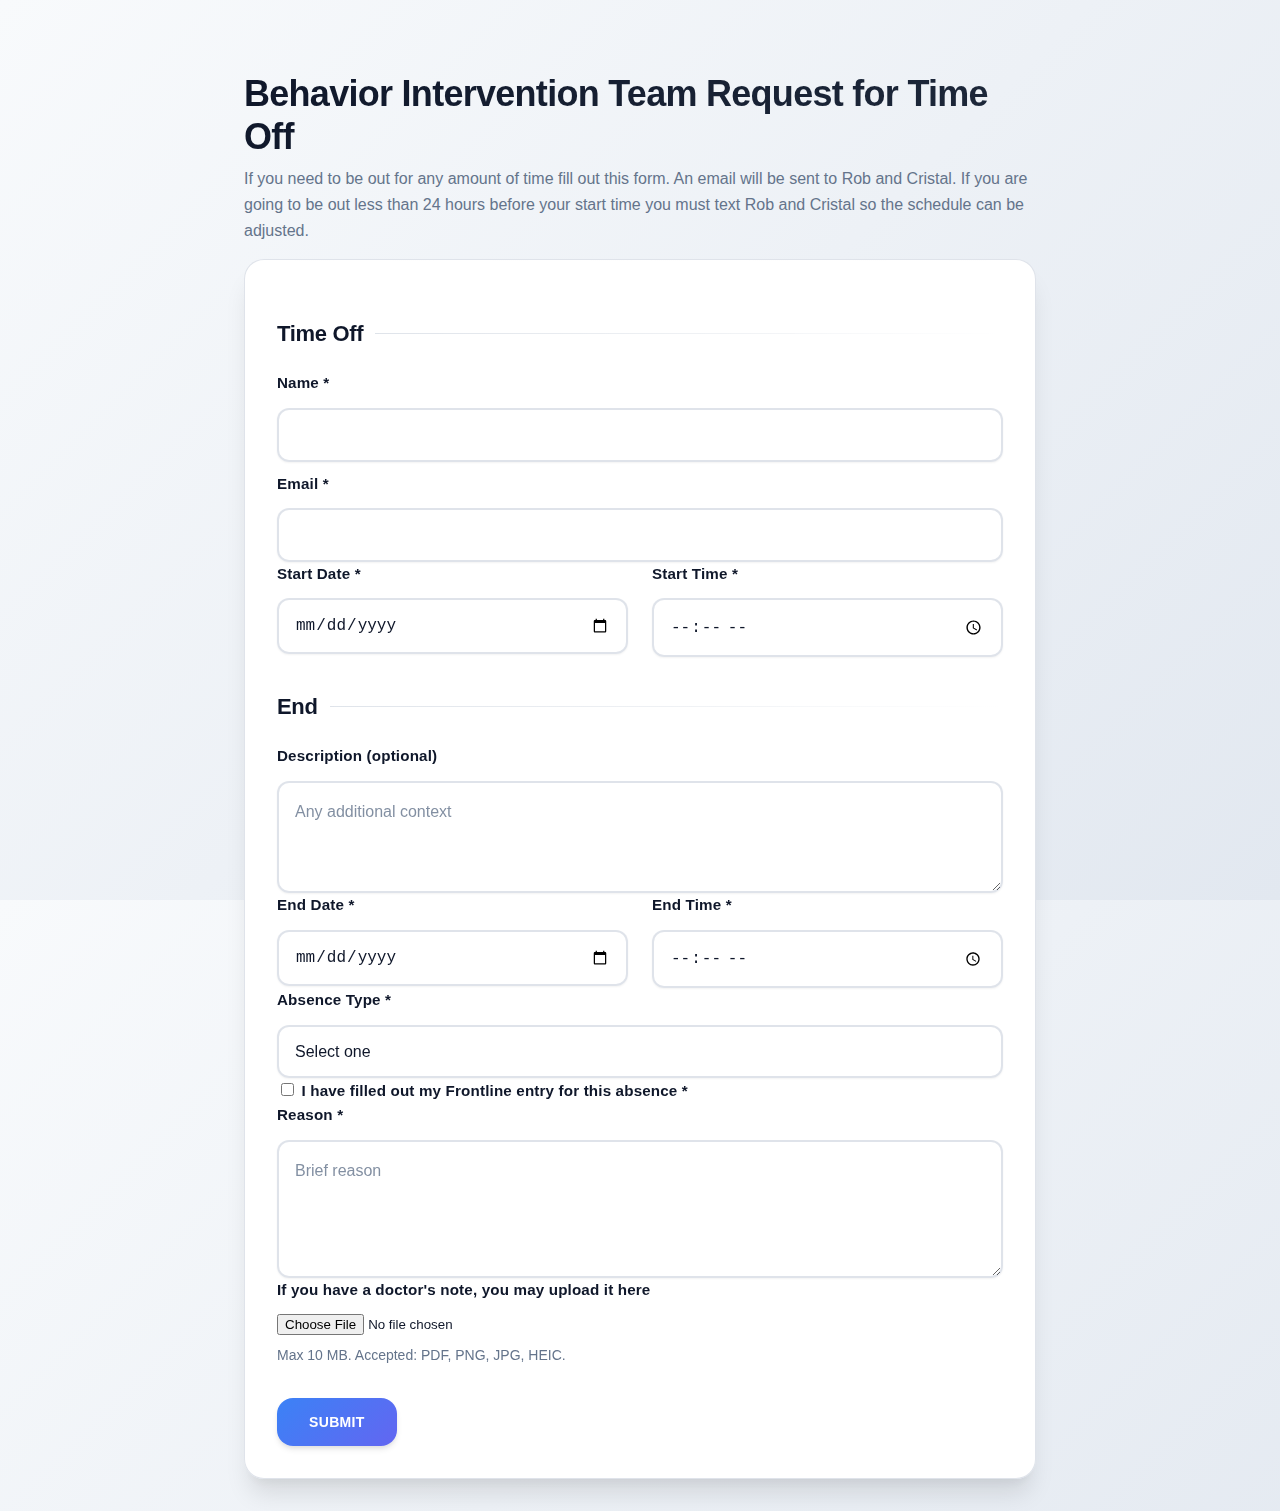
<file: index.html>
<!doctype html>
<html lang="en">
  <head>
    <meta charset="utf-8" />
    <meta name="viewport" content="width=device-width, initial-scale=1" />
    <title>Behavior Intervention Team - Time Off Request</title>
    <link rel="preconnect" href="https://fonts.googleapis.com" />
    <link rel="preconnect" href="https://fonts.gstatic.com" crossorigin />
    <link href="https://fonts.googleapis.com/css2?family=Inter:wght@400;500;600;700&display=swap" rel="stylesheet" />
    <link rel="stylesheet" href="styles.css" />
  </head>
  <body>
    <main class="container" role="main">
      <h1 class="title">Behavior Intervention Team Request for Time Off</h1>
      <p class="description">
        If you need to be out for any amount of time fill out this form. An email will be sent to Rob and Cristal. If you are going to be out less than 24 hours before your start time you must text Rob and Cristal so the schedule can be adjusted.
      </p>

      <form id="timeOffForm" method="POST" enctype="multipart/form-data" novalidate>
        <input type="hidden" name="formName" value="Behavior Intervention Team - Time Off" />
        <div class="visually-hidden" aria-hidden="true">
          <label for="website">Website</label>
          <input id="website" name="website" type="text" tabindex="-1" autocomplete="off" />
        </div>

        <section aria-labelledby="section-time-off">
          <h2 id="section-time-off">Time Off</h2>

          <div class="field">
            <label for="name">Name<span aria-hidden="true"> *</span></label>
            <input id="name" name="name" type="text" required aria-required="true" autocomplete="name" />
            <p class="hint" id="name-hint"></p>
          </div>

          <div class="field">
            <label for="email">Email<span aria-hidden="true"> *</span></label>
            <input id="email" name="email" type="email" required aria-required="true" autocomplete="email" />
          </div>

          <div class="grid">
            <div class="field">
              <label for="startDate">Start Date<span aria-hidden="true"> *</span></label>
              <input id="startDate" name="startDate" type="date" required aria-required="true" />
            </div>
            <div class="field">
              <label for="startTime">Start Time<span aria-hidden="true"> *</span></label>
              <input id="startTime" name="startTime" type="time" required aria-required="true" />
            </div>
          </div>
        </section>

        <section aria-labelledby="section-end">
          <h2 id="section-end">End</h2>

          <div class="field">
            <label for="description">Description (optional)</label>
            <textarea id="description" name="description" rows="3" placeholder="Any additional context"></textarea>
          </div>

          <div class="grid">
            <div class="field">
              <label for="endDate">End Date<span aria-hidden="true"> *</span></label>
              <input id="endDate" name="endDate" type="date" required aria-required="true" />
            </div>
            <div class="field">
              <label for="endTime">End Time<span aria-hidden="true"> *</span></label>
              <input id="endTime" name="endTime" type="time" required aria-required="true" />
            </div>
          </div>

          <div class="field">
            <label for="absenceType">Absence Type<span aria-hidden="true"> *</span></label>
            <select id="absenceType" name="absenceType" required aria-required="true">
              <option value="" disabled selected>Select one</option>
              <option value="Sick Leave (for yourself)">Sick Leave (for yourself)</option>
              <option value="Personal Necessity (for someone else)">Personal Necessity (for someone else)</option>
              <option value="Bereavement">Bereavement</option>
              <option value="Jury Duty">Jury Duty</option>
              <option value="Industrial Accident">Industrial Accident</option>
              <option value="Vacation">Vacation</option>
              <option value="School Business">School Business</option>
              <option value="Association Leave">Association Leave</option>
              <option value="PN - Urgent Personal Business">PN - Urgent Personal Business</option>
              <option value="Personal Day without Pay">Personal Day without Pay</option>
              <option value="Personal Urgent">Personal Urgent</option>
              <option value="FMLA">FMLA</option>
              <option value="Flex">Flex</option>
            </select>
          </div>

          <div class="field">
            <div class="checkbox-field">
              <input id="frontlineEntry" name="frontlineEntry" type="checkbox" required aria-required="true" />
              <label for="frontlineEntry">I have filled out my Frontline entry for this absence<span aria-hidden="true"> *</span></label>
            </div>
          </div>

          <div class="field">
            <label for="reason">Reason<span aria-hidden="true"> *</span></label>
            <textarea id="reason" name="reason" rows="4" required aria-required="true" placeholder="Brief reason"></textarea>
          </div>

          <div class="field">
            <label for="doctorNote">If you have a doctor's note, you may upload it here</label>
            <input id="doctorNote" name="doctorNote" type="file" accept=".pdf,.png,.jpg,.jpeg,.heic,.heif" />
            <p class="hint">Max 10 MB. Accepted: PDF, PNG, JPG, HEIC.</p>
          </div>
        </section>

        <div class="actions">
          <button id="submitBtn" type="submit">Submit</button>
          <div id="status" role="status" aria-live="polite" class="status"></div>
        </div>

        <input type="hidden" id="formSecret" name="formSecret" />
      </form>

      <iframe title="hidden submission target" id="hidden_iframe" name="hidden_iframe" class="hidden-iframe" aria-hidden="true"></iframe>
    </main>

    <script src="script.js"></script>
  </body>
  </html>
</file>
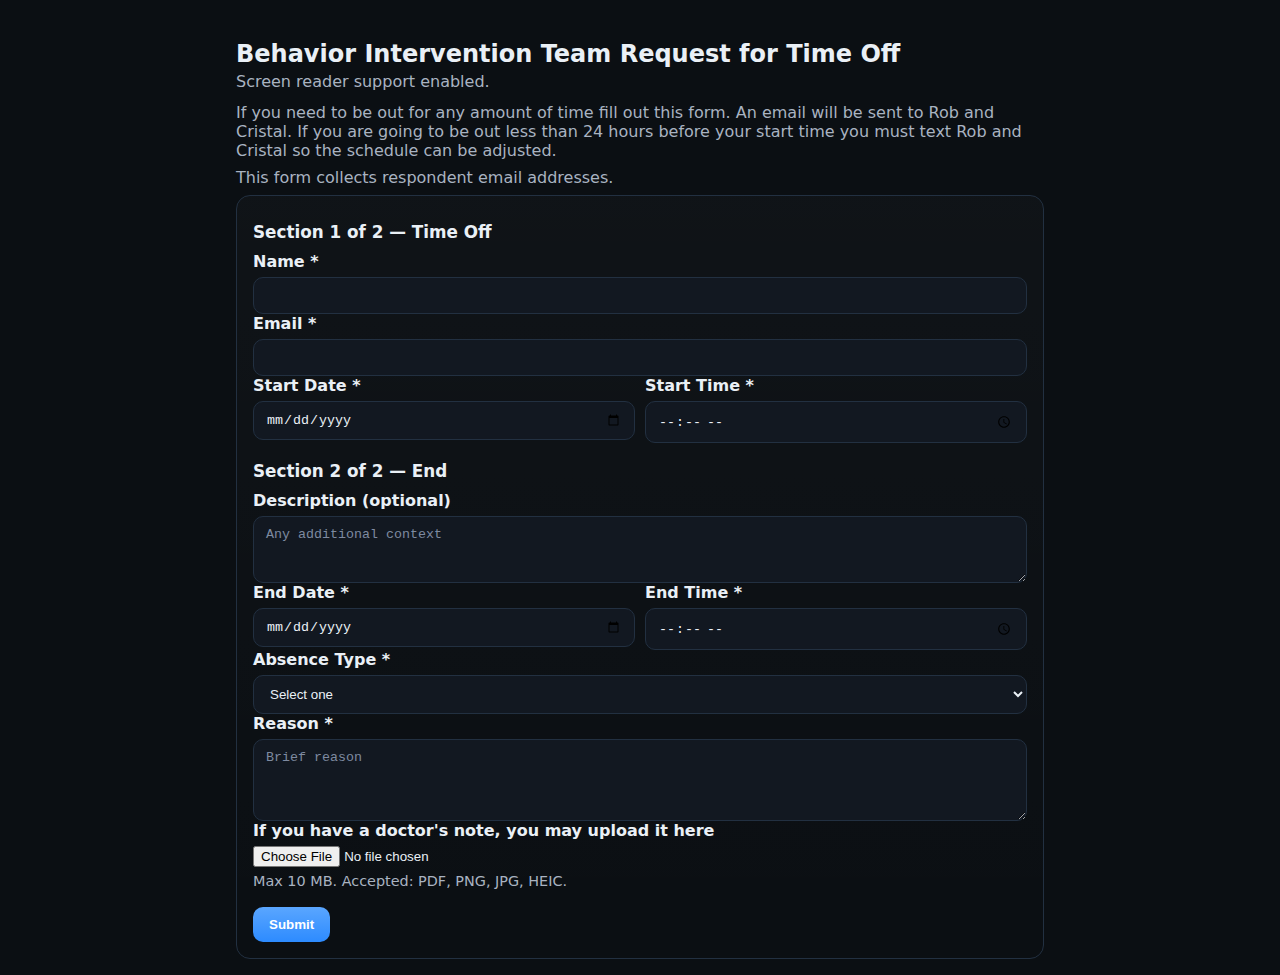
<file: apps_script/Index.html>
<!DOCTYPE html>
<html>
  <head>
    <base target="_top">
    <meta name="viewport" content="width=device-width, initial-scale=1" />
    <title>Behavior Intervention Team - Time Off Request</title>
    <style>
      :root { --bg:#0b0f13; --panel:#121821; --text:#eaf0f6; --muted:#a9b3c1; --primary:#5aa6ff; --primary-strong:#2d8bff; --border:#223041; --success:#34d399; --error:#ef4444; }
      *{box-sizing:border-box} html,body{height:100%} body{margin:0;font-family:Inter,system-ui,-apple-system,Segoe UI,Roboto,Ubuntu,'Helvetica Neue',Arial,'Noto Sans';color:var(--text);background:var(--bg)}
      .container{max-width:840px;margin:24px auto;padding:16px}
      .title{font-size:1.5rem;margin:0 0 4px} .subtitle{color:var(--muted);margin:0 0 12px} .description,.note{color:var(--muted);margin:0 0 8px}
      form{background:linear-gradient(180deg,rgba(255,255,255,0.02),rgba(255,255,255,0));border:1px solid var(--border);border-radius:14px;padding:16px}
      section{margin:10px 0 18px} section h2{font-size:1.05rem;margin:0 0 10px}
      .grid{display:grid;grid-template-columns:1fr;gap:10px} @media (min-width:640px){.grid{grid-template-columns:1fr 1fr}}
      .field{display:flex;flex-direction:column;gap:6px} .field label{font-weight:600}
      .hint{color:var(--muted);margin:0;font-size:.9rem}
      input[type=text],input[type=email],input[type=date],input[type=time],select,textarea{width:100%;padding:10px 12px;color:var(--text);background:var(--panel);border:1px solid var(--border);border-radius:10px;outline:none}
      input::placeholder,textarea::placeholder{color:#7e8aa0} textarea{resize:vertical}
      input:focus,select:focus,textarea:focus{border-color:var(--primary);box-shadow:0 0 0 3px rgba(90,166,255,.2)}
      .actions{display:flex;align-items:center;gap:12px;margin-top:12px}
      button{background:linear-gradient(180deg,var(--primary),var(--primary-strong));color:#fff;border:none;border-radius:10px;padding:10px 16px;font-weight:600;cursor:pointer}
      .status{color:var(--muted);min-height:1.2em}
      .visually-hidden{position:absolute!important;height:1px;width:1px;overflow:hidden;clip:rect(1px,1px,1px,1px);white-space:nowrap}
    </style>
  </head>
  <body>
    <main class="container" role="main">
      <h1 class="title">Behavior Intervention Team Request for Time Off</h1>
      <p class="subtitle">Screen reader support enabled.</p>
      <p class="description">If you need to be out for any amount of time fill out this form. An email will be sent to Rob and Cristal. If you are going to be out less than 24 hours before your start time you must text Rob and Cristal so the schedule can be adjusted.</p>
      <p class="note">This form collects respondent email addresses.</p>

      <form method="post" enctype="multipart/form-data" action="<?= actionUrl ?>">
        <input type="hidden" name="formName" value="<?= formName ?>" />
        <input type="hidden" name="formSecret" value="<?= formSecret ?>" />
        <input type="hidden" name="__embedded" value="1" />

        <div class="visually-hidden" aria-hidden="true">
          <label for="website">Website</label>
          <input id="website" name="website" type="text" tabindex="-1" autocomplete="off" />
        </div>

        <section aria-labelledby="section-time-off">
          <h2 id="section-time-off">Section 1 of 2 — Time Off</h2>
          <div class="field">
            <label for="name">Name<span aria-hidden="true"> *</span></label>
            <input id="name" name="name" type="text" required autocomplete="name" />
          </div>
          <div class="field">
            <label for="email">Email<span aria-hidden="true"> *</span></label>
            <input id="email" name="email" type="email" required autocomplete="email" />
          </div>
          <div class="grid">
            <div class="field">
              <label for="startDate">Start Date<span aria-hidden="true"> *</span></label>
              <input id="startDate" name="startDate" type="date" required />
            </div>
            <div class="field">
              <label for="startTime">Start Time<span aria-hidden="true"> *</span></label>
              <input id="startTime" name="startTime" type="time" required />
            </div>
          </div>
        </section>

        <section aria-labelledby="section-end">
          <h2 id="section-end">Section 2 of 2 — End</h2>
          <div class="field">
            <label for="description">Description (optional)</label>
            <textarea id="description" name="description" rows="3" placeholder="Any additional context"></textarea>
          </div>
          <div class="grid">
            <div class="field">
              <label for="endDate">End Date<span aria-hidden="true"> *</span></label>
              <input id="endDate" name="endDate" type="date" required />
            </div>
            <div class="field">
              <label for="endTime">End Time<span aria-hidden="true"> *</span></label>
              <input id="endTime" name="endTime" type="time" required />
            </div>
          </div>
          <div class="field">
            <label for="absenceType">Absence Type<span aria-hidden="true"> *</span></label>
            <select id="absenceType" name="absenceType" required>
              <option value="" disabled selected>Select one</option>
              <option value="Sick Leave (for yourself)">Sick Leave (for yourself)</option>
              <option value="Personal Necessity (for someone else)">Personal Necessity (for someone else)</option>
              <option value="Bereavement">Bereavement</option>
              <option value="Jury Duty">Jury Duty</option>
              <option value="Industrial Accident">Industrial Accident</option>
              <option value="Vacation">Vacation</option>
              <option value="School Business">School Business</option>
              <option value="Association Leave">Association Leave</option>
              <option value="PN - Urgent Personal Business">PN - Urgent Personal Business</option>
              <option value="Personal Day without Pay">Personal Day without Pay</option>
              <option value="Personal Urgent">Personal Urgent</option>
              <option value="FMLA">FMLA</option>
              <option value="Flex">Flex</option>
            </select>
          </div>
          <div class="field">
            <label for="reason">Reason<span aria-hidden="true"> *</span></label>
            <textarea id="reason" name="reason" rows="4" required placeholder="Brief reason"></textarea>
          </div>
          <div class="field">
            <label for="doctorNote">If you have a doctor's note, you may upload it here</label>
            <input id="doctorNote" name="doctorNote" type="file" accept=".pdf,.png,.jpg,.jpeg,.heic,.heif" />
            <p class="hint">Max 10 MB. Accepted: PDF, PNG, JPG, HEIC.</p>
          </div>
        </section>

        <div class="actions">
          <button type="submit">Submit</button>
          <div class="status" aria-live="polite">&nbsp;</div>
        </div>
      </form>
    </main>
  </body>
  </html>
</file>
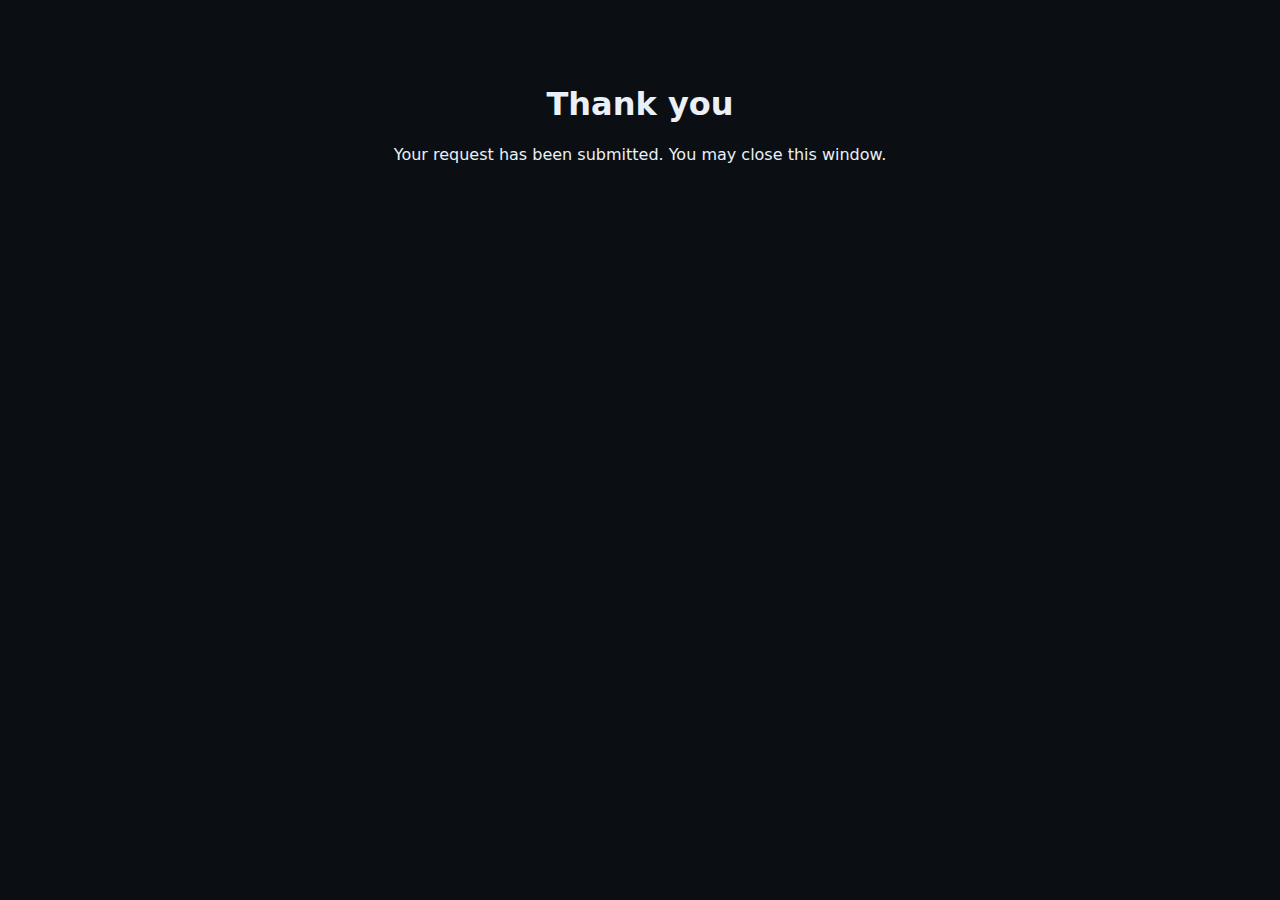
<file: apps_script/Success.html>
<!DOCTYPE html>
<html>
  <head>
    <base target="_top">
    <meta name="viewport" content="width=device-width, initial-scale=1" />
    <title>Submitted</title>
    <style>
      body { margin: 0; font-family: Inter, system-ui, -apple-system, Segoe UI, Roboto, Ubuntu, 'Helvetica Neue', Arial; background: #0b0f13; color: #eaf0f6; }
      .wrap { max-width: 700px; margin: 40px auto; padding: 24px; text-align: center; }
      a { color: #5aa6ff; text-decoration: none; }
    </style>
  </head>
  <body>
    <div class="wrap">
      <h1>Thank you</h1>
      <p>Your request has been submitted. You may close this window.</p>
    </div>
  </body>
  </html>
</file>
<file: styles.css>
:root {
  --bg: linear-gradient(135deg, #f8fafc 0%, #e2e8f0 100%);
  --panel: rgba(255, 255, 255, 0.98);
  --text: #0f172a;
  --text-light: #1e293b;
  --muted: #64748b;
  --primary: linear-gradient(135deg, #3b82f6 0%, #6366f1 100%);
  --primary-hover: linear-gradient(135deg, #2563eb 0%, #4f46e5 100%);
  --border: rgba(148, 163, 184, 0.3);
  --border-focus: rgba(59, 130, 246, 0.5);
  --success: #059669;
  --error: #dc2626;
  --shadow-sm: 0 1px 2px 0 rgba(0, 0, 0, 0.05);
  --shadow-md: 0 4px 6px -1px rgba(0, 0, 0, 0.1), 0 2px 4px -1px rgba(0, 0, 0, 0.06);
  --shadow-lg: 0 10px 15px -3px rgba(0, 0, 0, 0.1), 0 4px 6px -2px rgba(0, 0, 0, 0.05);
  --shadow-xl: 0 20px 25px -5px rgba(0, 0, 0, 0.1), 0 10px 10px -5px rgba(0, 0, 0, 0.04);
}

/* Force light mode - override any dark mode preferences */
@media (prefers-color-scheme: dark) {
  :root {
    --bg: linear-gradient(135deg, #f8fafc 0%, #e2e8f0 100%) !important;
    --panel: rgba(255, 255, 255, 0.98) !important;
    --text: #0f172a !important;
    --muted: #64748b !important;
    --border: rgba(148, 163, 184, 0.3) !important;
  }
}

* { 
  box-sizing: border-box; 
}

html, body { 
  height: 100%; 
  scroll-behavior: smooth;
}

body {
  margin: 0;
  font-family: -apple-system, BlinkMacSystemFont, 'Segoe UI', 'Roboto', 'Oxygen', 'Ubuntu', 'Cantarell', sans-serif;
  font-size: 16px;
  line-height: 1.6;
  font-weight: 400;
  color: var(--text) !important;
  background: var(--bg) !important;
  min-height: 100vh;
  -webkit-font-smoothing: antialiased;
  -moz-osx-font-smoothing: grayscale;
  -webkit-text-size-adjust: 100%;
  -webkit-tap-highlight-color: transparent;
}

.container {
  max-width: 840px;
  margin: 0 auto;
  padding: 16px;
  min-height: 100vh;
  display: flex;
  flex-direction: column;
  justify-content: center;
}

/* Mobile-first responsive breakpoints */
@media (min-width: 480px) {
  .container {
    padding: 20px;
    margin: 20px auto;
    min-height: auto;
  }
}

@media (min-width: 768px) {
  .container {
    padding: 32px 24px;
    margin: 40px auto;
  }
}

.title { 
  font-size: 1.75rem; 
  font-weight: 700; 
  margin: 0 0 8px; 
  color: var(--text);
  letter-spacing: -0.02em;
  text-align: center;
  line-height: 1.2;
}

.subtitle { 
  color: var(--muted); 
  margin: 0 0 20px; 
  font-size: 1rem;
  font-weight: 500;
  text-align: center;
  line-height: 1.5;
}

.description, .note { 
  color: var(--muted); 
  margin: 0 0 16px; 
  font-size: 0.95rem;
  line-height: 1.6;
  text-align: center;
}

/* Desktop typography improvements */
@media (min-width: 768px) {
  .title { 
    font-size: 2.25rem;
    background: linear-gradient(135deg, var(--text) 0%, var(--text-light) 100%);
    -webkit-background-clip: text;
    -webkit-text-fill-color: transparent;
    background-clip: text;
    text-align: left;
  }
  
  .subtitle { 
    font-size: 1.1rem;
    text-align: left;
  }
  
  .description, .note { 
    font-size: 1rem;
    text-align: left;
  }
}

form {
  background: var(--panel) !important;
  backdrop-filter: blur(10px);
  -webkit-backdrop-filter: blur(10px);
  border: 1.5px solid var(--border) !important;
  border-radius: 16px;
  padding: 20px;
  box-shadow: var(--shadow-lg);
  position: relative;
  overflow: hidden;
  width: 100%;
  margin: 0;
}

form::before {
  content: '';
  position: absolute;
  top: 0;
  left: 0;
  right: 0;
  height: 1px;
  background: linear-gradient(90deg, transparent, rgba(255, 255, 255, 0.6), transparent);
}

/* Enhanced mobile form styling */
@media (min-width: 480px) {
  form {
    padding: 24px;
    border-radius: 18px;
  }
}

@media (min-width: 768px) {
  form {
    padding: 32px;
    border-radius: 20px;
    backdrop-filter: blur(20px);
    -webkit-backdrop-filter: blur(20px);
    box-shadow: var(--shadow-xl);
  }
  
  form::before {
    background: linear-gradient(90deg, transparent, rgba(255, 255, 255, 0.8), transparent);
  }
}

section { 
  margin: 20px 0 24px; 
  position: relative;
}

section h2 { 
  font-size: 1.25rem; 
  margin: 0 0 16px; 
  color: var(--text); 
  font-weight: 700; 
  letter-spacing: -0.01em;
  text-align: center;
}

/* Desktop section styling */
@media (min-width: 768px) {
  section { 
    margin: 24px 0 32px; 
  }
  
  section h2 { 
    font-size: 1.375rem; 
    margin: 0 0 20px; 
    letter-spacing: -0.015em;
    display: flex;
    align-items: center;
    gap: 12px;
    text-align: left;
  }

  section h2::after {
    content: '';
    flex: 1;
    height: 1px;
    background: linear-gradient(90deg, var(--border), transparent);
  }
}

.grid { 
  display: grid; 
  grid-template-columns: 1fr; 
  gap: 16px; 
}

@media (min-width: 640px) { 
  .grid { 
    grid-template-columns: 1fr 1fr; 
    gap: 20px; 
  } 
}

@media (min-width: 768px) { 
  .grid { 
    gap: 24px; 
  } 
}

.field { 
  display: flex; 
  flex-direction: column; 
  gap: 10px; 
  position: relative;
}

.field label { 
  font-weight: 600; 
  color: var(--text); 
  font-size: 0.95rem;
  letter-spacing: 0.01em;
  margin-bottom: 2px;
}

.hint { 
  color: var(--muted); 
  margin: 0; 
  font-size: 0.875rem; 
  line-height: 1.5;
}

input[type="text"], input[type="email"], input[type="date"], input[type="time"], select, textarea {
  width: 100%;
  padding: 16px;
  color: var(--text) !important;
  background: var(--panel) !important;
  border: 2px solid var(--border) !important;
  border-radius: 12px;
  outline: none;
  transition: all 0.2s ease;
  font-size: 16px; /* Prevents zoom on iOS */
  font-weight: 500;
  box-shadow: var(--shadow-sm);
  position: relative;
  min-height: 44px; /* iOS recommended touch target */
  -webkit-appearance: none;
  appearance: none;
}

input::placeholder, textarea::placeholder { 
  color: var(--muted); 
  opacity: 0.8; 
  font-weight: 400;
}

textarea { 
  resize: vertical; 
  min-height: 120px; 
  line-height: 1.6;
  font-family: inherit;
}

@media (min-width: 768px) {
  textarea { 
    min-height: 100px; 
  }
}

input:focus, select:focus, textarea:focus {
  border-color: var(--border-focus) !important;
  box-shadow: 0 0 0 4px var(--border-focus), var(--shadow-md);
  transform: translateY(-1px);
}

input:hover, select:hover, textarea:hover {
  border-color: var(--border-focus);
  box-shadow: var(--shadow-md);
}

.actions {
  display: flex;
  flex-direction: column;
  align-items: stretch;
  gap: 16px;
  margin-top: 24px;
  padding-top: 16px;
  border-top: 1px solid var(--border);
}

@media (min-width: 768px) {
  .actions {
    flex-direction: row;
    align-items: center;
    gap: 20px;
    margin-top: 32px;
    padding-top: 0;
    border-top: none;
  }
}

button {
  background: var(--primary);
  color: white;
  border: none;
  border-radius: 12px;
  padding: 18px 24px;
  font-weight: 700;
  font-size: 16px;
  cursor: pointer;
  box-shadow: var(--shadow-md);
  transition: all 0.2s ease;
  position: relative;
  overflow: hidden;
  letter-spacing: 0.01em;
  width: 100%;
  min-height: 56px; /* Large touch target for mobile */
  display: flex;
  align-items: center;
  justify-content: center;
  -webkit-tap-highlight-color: transparent;
}

button::before {
  content: '';
  position: absolute;
  top: 0;
  left: -100%;
  width: 100%;
  height: 100%;
  background: linear-gradient(90deg, transparent, rgba(255, 255, 255, 0.2), transparent);
  transition: left 0.6s;
}

button:hover {
  background: var(--primary-hover);
  box-shadow: var(--shadow-lg);
  transform: translateY(-1px);
}

button:active {
  transform: translateY(1px);
  box-shadow: var(--shadow-sm);
}

button:hover::before {
  left: 100%;
}

/* Desktop button styling */
@media (min-width: 768px) {
  button {
    width: auto;
    padding: 16px 32px;
    border-radius: 16px;
    font-size: 0.875rem;
    text-transform: uppercase;
    letter-spacing: 0.025em;
    min-height: auto;
  }
  
  button:hover {
    box-shadow: var(--shadow-xl);
    transform: translateY(-2px);
  }
}

button:disabled {
  opacity: 0.5;
  cursor: not-allowed;
  transform: none;
  box-shadow: var(--shadow-sm);
}

button:disabled::before {
  display: none;
}

.status {
  color: var(--muted);
  min-height: 1.2em;
  font-size: 0.9rem;
  margin-left: auto;
  font-weight: 500;
  display: flex;
  align-items: center;
  gap: 8px;
  transition: all 0.3s ease;
  white-space: pre-line;
  text-align: right;
  line-height: 1.5;
}

@media (max-width: 767px) {
  .status {
    margin-left: 0;
    text-align: center;
    margin-top: 12px;
  }
}

.status.success { 
  color: var(--success); 
  font-weight: 600; 
  animation: slideInSuccess 0.5s ease-out;
  background: rgba(5, 150, 105, 0.1);
  padding: 16px;
  border-radius: 12px;
  border: 1px solid rgba(5, 150, 105, 0.2);
  font-size: 0.95rem;
  box-shadow: var(--shadow-sm);
}

@media (max-width: 767px) {
  .status.success {
    padding: 20px 16px;
    font-size: 0.9rem;
    margin-top: 16px;
  }
}

.status.error { 
  color: var(--error); 
  font-weight: 600; 
  animation: slideInError 0.5s ease-out;
}

@keyframes slideInSuccess {
  from {
    opacity: 0;
    transform: translateX(20px);
  }
  to {
    opacity: 1;
    transform: translateX(0);
  }
}

@keyframes slideInError {
  from {
    opacity: 0;
    transform: translateX(20px) scale(0.95);
  }
  to {
    opacity: 1;
    transform: translateX(0) scale(1);
  }
}

/* Add fade-in animation for the entire form */
form {
  animation: fadeInUp 0.8s cubic-bezier(0.4, 0, 0.2, 1);
}

@keyframes fadeInUp {
  from {
    opacity: 0;
    transform: translateY(40px);
  }
  to {
    opacity: 1;
    transform: translateY(0);
  }
}

/* Add stagger animation for form fields - disabled on mobile for performance */
@media (min-width: 768px) {
  .field {
    animation: fadeInField 0.6s ease-out both;
  }

  .field:nth-child(1) { animation-delay: 0.1s; }
  .field:nth-child(2) { animation-delay: 0.2s; }
  .field:nth-child(3) { animation-delay: 0.3s; }
  .field:nth-child(4) { animation-delay: 0.4s; }
}

@keyframes fadeInField {
  from {
    opacity: 0;
    transform: translateY(20px);
  }
  to {
    opacity: 1;
    transform: translateY(0);
  }
}

/* Mobile orientation support */
@media screen and (max-height: 600px) and (orientation: landscape) {
  .container {
    min-height: auto;
    padding: 12px;
    justify-content: flex-start;
  }
  
  form {
    padding: 16px;
  }
  
  section {
    margin: 16px 0 20px;
  }
}

.visually-hidden {
  position: absolute !important;
  height: 1px; width: 1px;
  overflow: hidden;
  clip: rect(1px, 1px, 1px, 1px);
  white-space: nowrap;
}

.hidden-iframe { display: none; }
</file>
